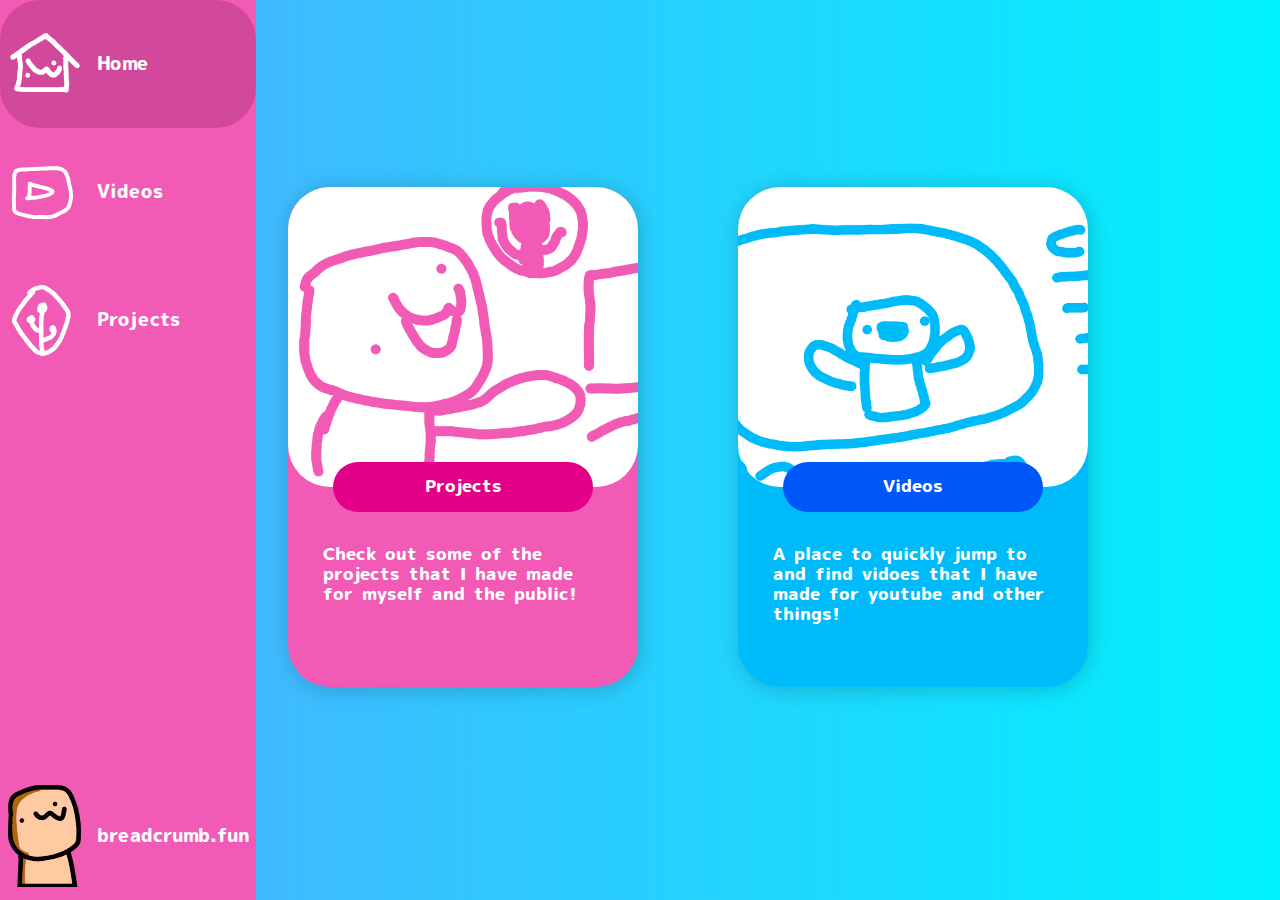
<file: index.html>
<!doctype html>
<html lang="en">
    <head>
        <title>breadcrumb.fun ~</title>
        <link rel="shortcut icon" href="./assets/svg/logo.svg"/>

        <meta charset="UTF-8" />
        <meta name="viewport" content="width=device-width, initial-scale=1.0" />
        <link rel="stylesheet" href="./assets/css/style.css" />
        <!--Gradients form https://webgradients.com/-->
        <link rel="stylesheet" href="./assets/css/webgradients.css" />

        <meta name="description" content="Let's take a look at my website today shall we? ~Breadcrumb" />

        <!-- Google / Search Engine Tags -->
        <meta itemprop="name" content="breadcrumb.fun ~" />
        <meta itemprop="description" content="Let's take a look at my website today shall we? ~Breadcrumb" />
        <meta itemprop="image" content="http://breadcrumb.fun/assets/breadcrumb.png" />

        <!-- Facebook Meta Tags -->
        <meta property="og:url" content="https://breadcrumb.fun" />
        <meta property="og:type" content="website" />
        <meta property="og:title" content="breadcrumb.fun ~" />
        <meta property="og:description" content="Let's take a look at my website today shall we? ~Breadcrumb" />
        <meta property="og:image" content="http://breadcrumb.fun/assets/breadcrumb.png" />

        <!-- Twitter Meta Tags -->
        <meta name="twitter:card" content="summary_large_image" />
        <meta name="twitter:title" content="breadcrumb.fun ~" />
        <meta name="twitter:description" content="Let's take a look at my website today shall we? ~Breadcrumb" />
        <meta name="twitter:image" content="http://breadcrumb.fun/assets/breadcrumb.png" />

        <!-- Meta Tags Generated via http://heymeta.com -->

        <!-- Discord Meta Tag (created with the help of GDColon)-->
        <meta property="og:title" content="breadcrumb.fun ~" />
        <meta property="og:type" content="website" />
        <meta property="og:description" content="Let's take a look at my website today shall we? ~Breadcrumb" />
        <meta name="og:image" itemprop="image/png" content="http://breadcrumb.fun/assets/breadcrumb.png" />
        <meta name="theme-color" content="#f15bb5" />
    </head>
    <body class="malibu_beach">
        <nav class="navbar">
            <ul class="nav-ul">
                <li class="nav-li">
                    <a href="index" class="nav-a">
                        <img src="./assets/svg/home.svg" alt="" class="nav-img">
                        <span class="nav-span">Home</span>
                    </a>
                </li>
                <li class="nav-li">
                    <a href="videos" class="nav-a">
                        <img src="./assets/svg/vids.svg" alt="" class="nav-img">
                        <span class="nav-span">Videos</span>
                    </a>
                </li>
                <li class="nav-li">
                    <a href="projects" class="nav-a">
                        <img src="./assets/svg/projects.svg" alt="" class="nav-img">
                        <span class="nav-span">Projects</span>
                    </a>
                </li>
                <li class="nav-li">
                    <a href="index" class="nav-a">
                        <img src="./assets/svg/logo.svg" alt="" class="nav-img">
                        <span class="nav-span">breadcrumb.fun</span>
                    </a>
                </li>
            </ul>
        </nav>
        <main>
            <h1>Home -</h1>

            <div class="card-container">
                <a href="projects">
                    <div class="card-one card-width">
                        <div class="card-img-one"></div>
                        <div class="card-btn card-btn-one">
                            <p>Projects</p>
                        </div>
                        <div class="card-content">
                            <p>Check out some of the projects that I have made for myself and the public!</p>
                        </div>
                    </div>
                </a>
                <a href="videos">
                    <div class="card-two card-width">
                        <div class="card-img-two"></div>
                        <div class="card-btn card-btn-two">
                            <p>Videos</p>
                        </div>
                        <div class="card-content">
                            <p>A place to quickly jump to and find vidoes that I have made for youtube and other things!</p>
                        </div>
                    </div>
                </a>
                <!-- <a href="rig-pack">
                    <div class="card-three card-width">
                        <div class="card-img-three"></div>
                        <div class="card-btn card-btn-three">
                            <p>Rig Pack</p>
                        </div>
                        <div class="card-content">
                            <p>This is where you can download the Breadcrumb Rig Pack!</p>
                        </div>
                    </div>
                </a>
            </div> -->

        </main>
    </body>
</html>
</file>
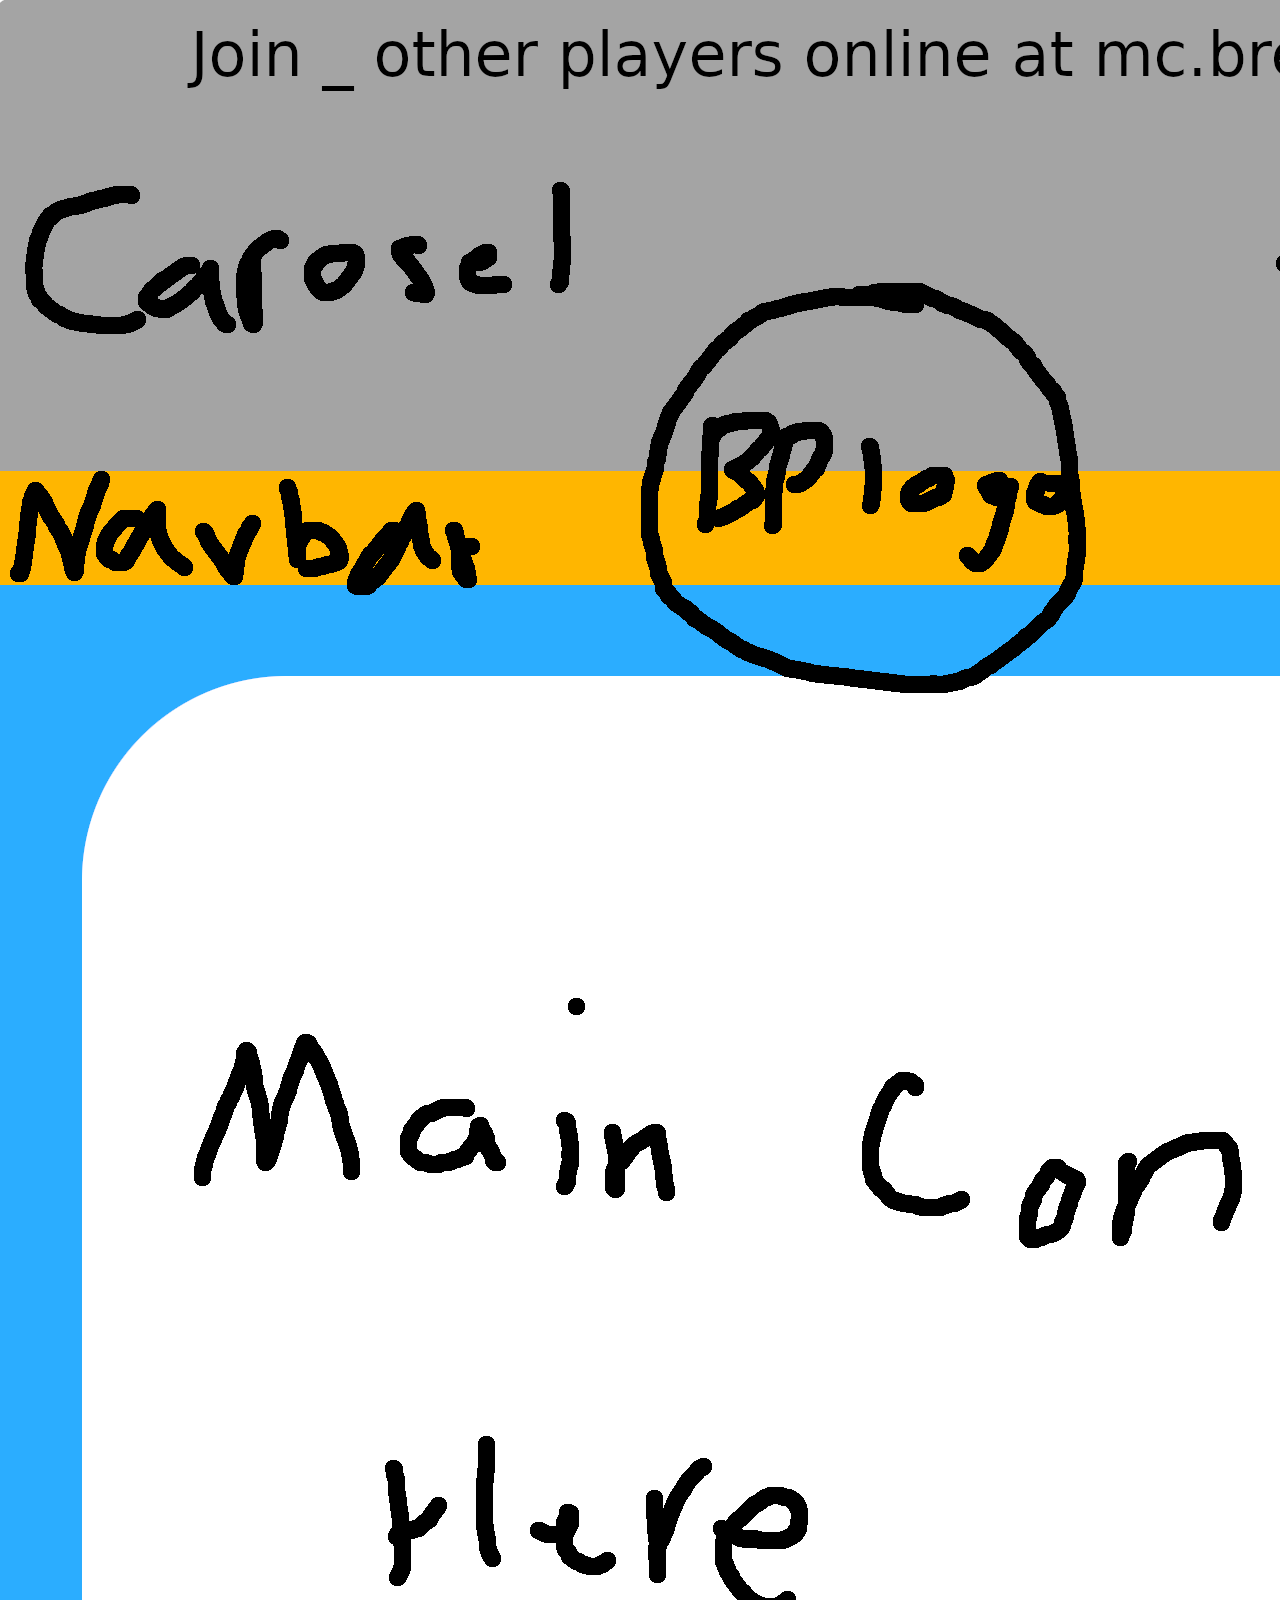
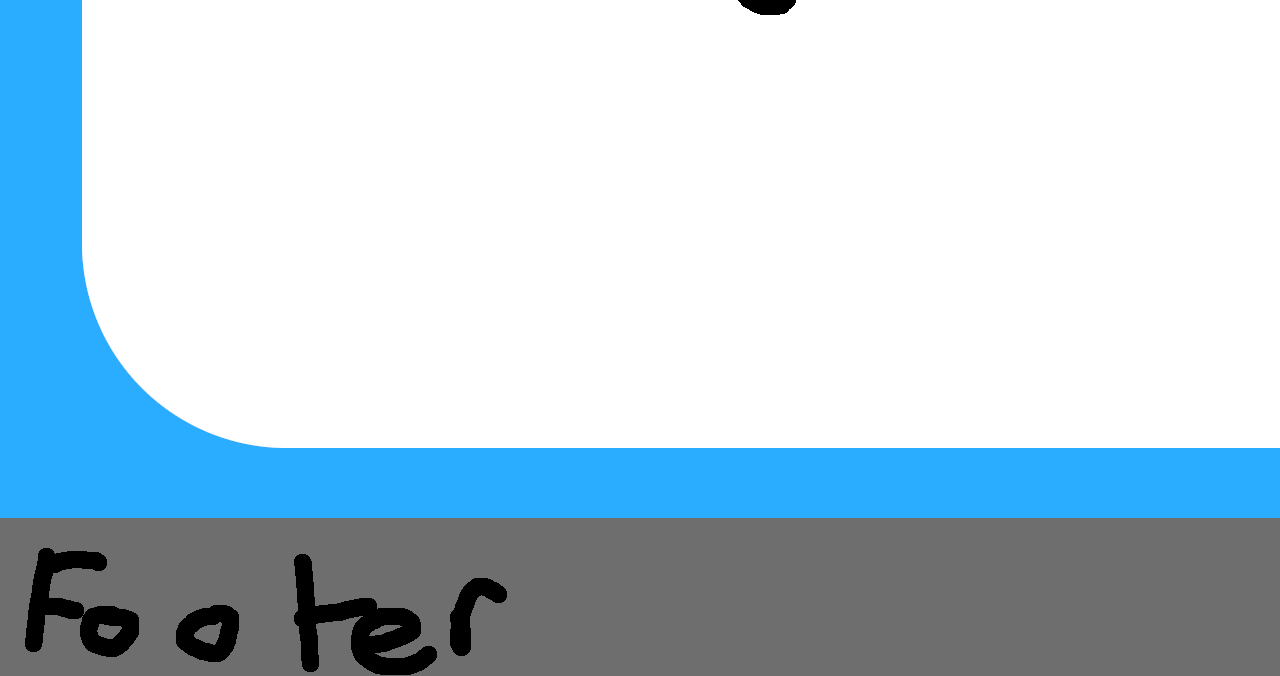
<file: breadpixel.html>
<!doctype html>
<html>
    <head>
        <link rel="shortcut icon" href="./assets/svg/logo.svg"/>

        <meta charset="UTF-8" />

        <meta name="description" content="Let's take a look at my website today shall we? ~Breadcrumb" />

        <!-- Google / Search Engine Tags -->
        <meta itemprop="name" content="breadcrumb.fun ~" />
        <meta itemprop="description" content="Let's take a look at my website today shall we? ~Breadcrumb" />
        <meta itemprop="image" content="http://breadcrumb.fun/assets/breadcrumb.png" />

        <!-- Facebook Meta Tags -->
        <meta property="og:url" content="https://breadcrumb.fun" />
        <meta property="og:type" content="website" />
        <meta property="og:title" content="breadcrumb.fun ~" />
        <meta property="og:description" content="Let's take a look at my website today shall we? ~Breadcrumb" />
        <meta property="og:image" content="http://breadcrumb.fun/assets/breadcrumb.png" />

        <!-- Twitter Meta Tags -->
        <meta name="twitter:card" content="summary_large_image" />
        <meta name="twitter:title" content="breadcrumb.fun ~" />
        <meta name="twitter:description" content="Let's take a look at my website today shall we? ~Breadcrumb" />
        <meta name="twitter:image" content="http://breadcrumb.fun/assets/breadcrumb.png" />

        <!-- Meta Tags Generated via http://heymeta.com -->

        <!-- Discord Meta Tag (created with the help of GDColon)-->
        <meta property="og:title" content="breadcrumb.fun ~" />
        <meta property="og:type" content="website" />
        <meta property="og:description" content="Let's take a look at my website today shall we? ~Breadcrumb" />
        <meta name="og:image" itemprop="image/png" content="http://breadcrumb.fun/assets/breadcrumb.png" />
        <meta name="theme-color" content="#f15bb5" />
        <title>lol</title>
        <style>
            html {
                margin: 0;
                padding: 0;
                width: 100%;
                height: 100%;
                background-image: url("assets/img/bp-template-idea.png");
            }
            h1 {
                display: none;
            }
        </style>
    </head>
    <body>
        <br>
        <br>
        <br>
        <br>
        <br>
        <br>
        <br>
        <br>
        <br>
        <br>
        <br>
        <br>
        <br>
        <br>
        <br>
        <br>
        <br>
        <br>
        <br>
        <br>
        <br>
        <br>
        <br>
        <br>
        <br>
        <br>
        <br>
        <br>
        <br>
        <br>
        <br>
        <br>
        <br>
        <br>
        <br>
        <br>
        <br>
        <br>
        <br>
        <br>
        <br>
        <br>
        <br>
        <br>
        <br>
        <br>
        <br>
        <br>
        <br>
        <br>
        <br>
        <br>
        <br>
        <br>
        <br>
        <br>
        <br>
        <br>
        <br>
        <br>
        <br>
        <br>
        <br>
        <br>
        <br>
        <br>
        <br>
        <br>
        <br>
        <br>
        <br>
        <br>
        <br>
        <br>
        <br>
        <br>
        <br>
        <br>
        <br>
        <br>
        <br>
        <br>
        <br>
        <br>
        <br>
        <br>
        <br>
        <br>
        <br>
        <br>
        <br>
        <br>
        <br>
        <br>
        <br>
        <br>
        <br>
        <br>
        <br>
        <br>
        <br>
        <br>        <br>
        <br>
        <br>
        <br>
        <br>
        <br>
        <br>
        <br>
        <br>
        <br>
        <br>
        <br>
        <br>
        <br>
        <br>
        <br>
        <br>
        <br>
        <br>
        <br>
        <br>
        <br>
        <br>
        <br>
        <!-- <h1>placeholder text. this is pushed all the way down and makes the page long</h1> -->
    </body>
</html>
</file>
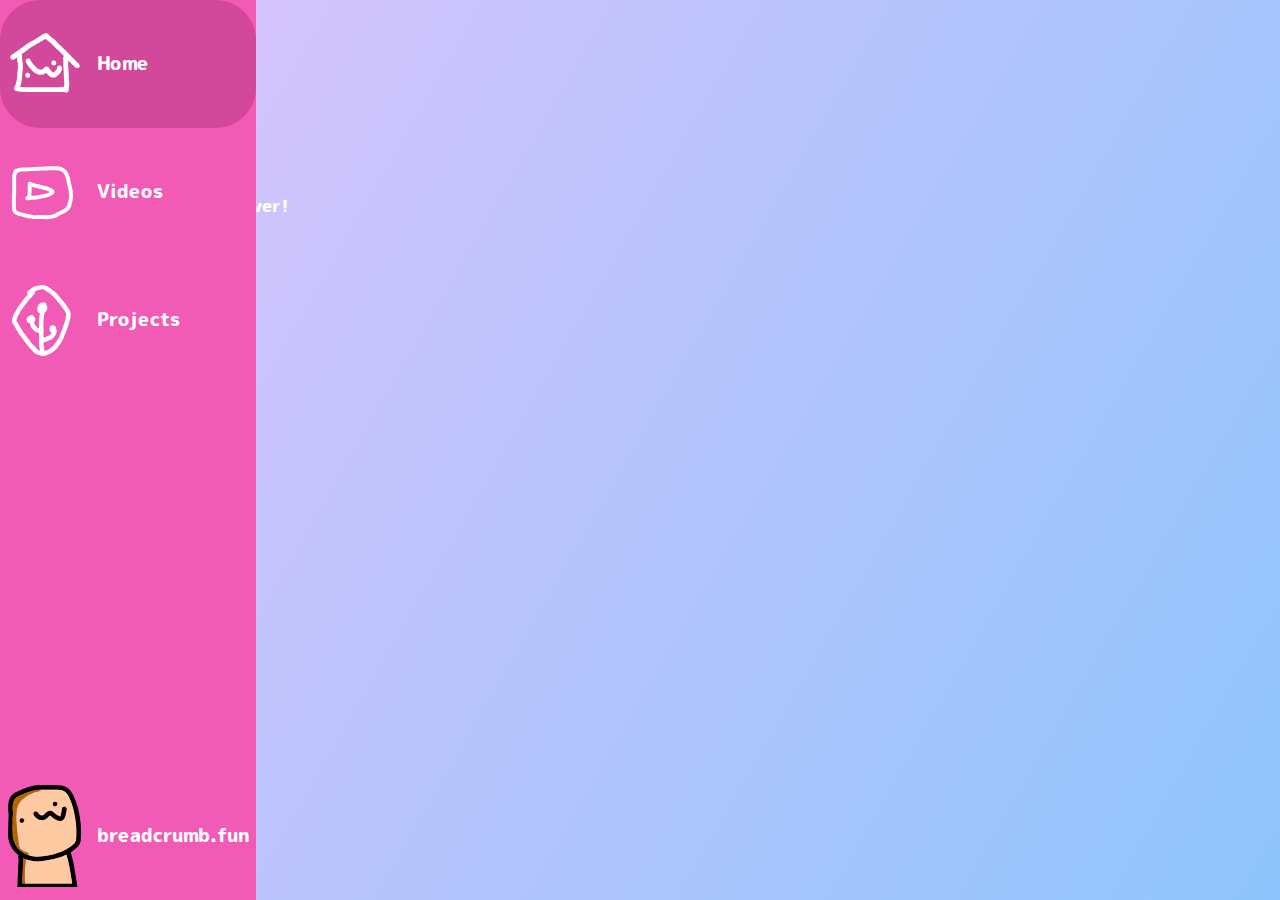
<file: links.html>
<!doctype html>
<html lang="en">
    <head>
        <title>breadcrumb.fun ~ Links</title>
        <link rel="shortcut icon" href="./assets/svg/logo.svg"/>

        <meta charset="UTF-8" />
        <meta name="viewport" content="width=device-width, initial-scale=1.0" />
        <link rel="stylesheet" href="./assets/css/style.css" />
        <!--Gradients form https://webgradients.com/-->
        <link rel="stylesheet" href="./assets/css/webgradients.css" />

        <meta name="description" content="Let's take a look at my website today shall we? ~Breadcrumb" />

        <!-- Google / Search Engine Tags -->
        <meta itemprop="name" content="breadcrumb.fun ~" />
        <meta itemprop="description" content="Let's take a look at my website today shall we? ~Breadcrumb" />
        <meta itemprop="image" content="http://breadcrumb.fun/assets/breadcrumb.png" />

        <!-- Facebook Meta Tags -->
        <meta property="og:url" content="https://breadcrumb.fun" />
        <meta property="og:type" content="website" />
        <meta property="og:title" content="breadcrumb.fun ~" />
        <meta property="og:description" content="Let's take a look at my website today shall we? ~Breadcrumb" />
        <meta property="og:image" content="http://breadcrumb.fun/assets/breadcrumb.png" />

        <!-- Twitter Meta Tags -->
        <meta name="twitter:card" content="summary_large_image" />
        <meta name="twitter:title" content="breadcrumb.fun ~" />
        <meta name="twitter:description" content="Let's take a look at my website today shall we? ~Breadcrumb" />
        <meta name="twitter:image" content="http://breadcrumb.fun/assets/breadcrumb.png" />

        <!-- Meta Tags Generated via http://heymeta.com -->

        <!-- Discord Meta Tag (created with the help of GDColon)-->
        <meta property="og:title" content="breadcrumb.fun ~" />
        <meta property="og:type" content="website" />
        <meta property="og:description" content="Let's take a look at my website today shall we? ~Breadcrumb" />
        <meta name="og:image" itemprop="image/png" content="http://breadcrumb.fun/assets/breadcrumb.png" />
        <meta name="theme-color" content="#f15bb5" />
    </head>
    <body class="deep_blue">
        <nav class="navbar">
            <ul class="nav-ul">
                <li class="nav-li">
                    <a href="index" class="nav-a">
                        <img src="./assets/svg/home.svg" alt="" class="nav-img">
                        <span class="nav-span">Home</span>
                    </a>
                </li>
                <li class="nav-li">
                    <a href="videos" class="nav-a">
                        <img src="./assets/svg/vids.svg" alt="" class="nav-img">
                        <span class="nav-span">Videos</span>
                    </a>
                </li>
                <li class="nav-li">
                    <a href="projects" class="nav-a">
                        <img src="./assets/svg/projects.svg" alt="" class="nav-img">
                        <span class="nav-span">Projects</span>
                    </a>
                </li>
                <li class="nav-li">
                    <a href="index" class="nav-a">
                        <img src="./assets/svg/logo.svg" alt="" class="nav-img">
                        <span class="nav-span">breadcrumb.fun</span>
                    </a>
                </li>
            </ul>
        </nav>
        <main>
            <h1>Links -</h1>
            <br>
            <br>
            <br>
            <br>
            <br>
            <p>My discord server!</p>
            <!--            iframe(src='https://discord.com/widget?id=727737671753007135&theme=dark', width='350', height='500', allowtransparency='true', frameborder='0', sandbox='allow-popups allow-popups-to-escape-sandbox allow-same-origin allow-scripts')-->
            <iframe src="https://discord.com/widget?id=727737671753007135&theme=dark" frameborder="0" width='350' height='500' allowtransparency='true' sandbox='allow-popups allow-popups-to-escape-sandbox allow-same-origin allow-scripts'></iframe>
        </main>
    </body>
</html>
</file>
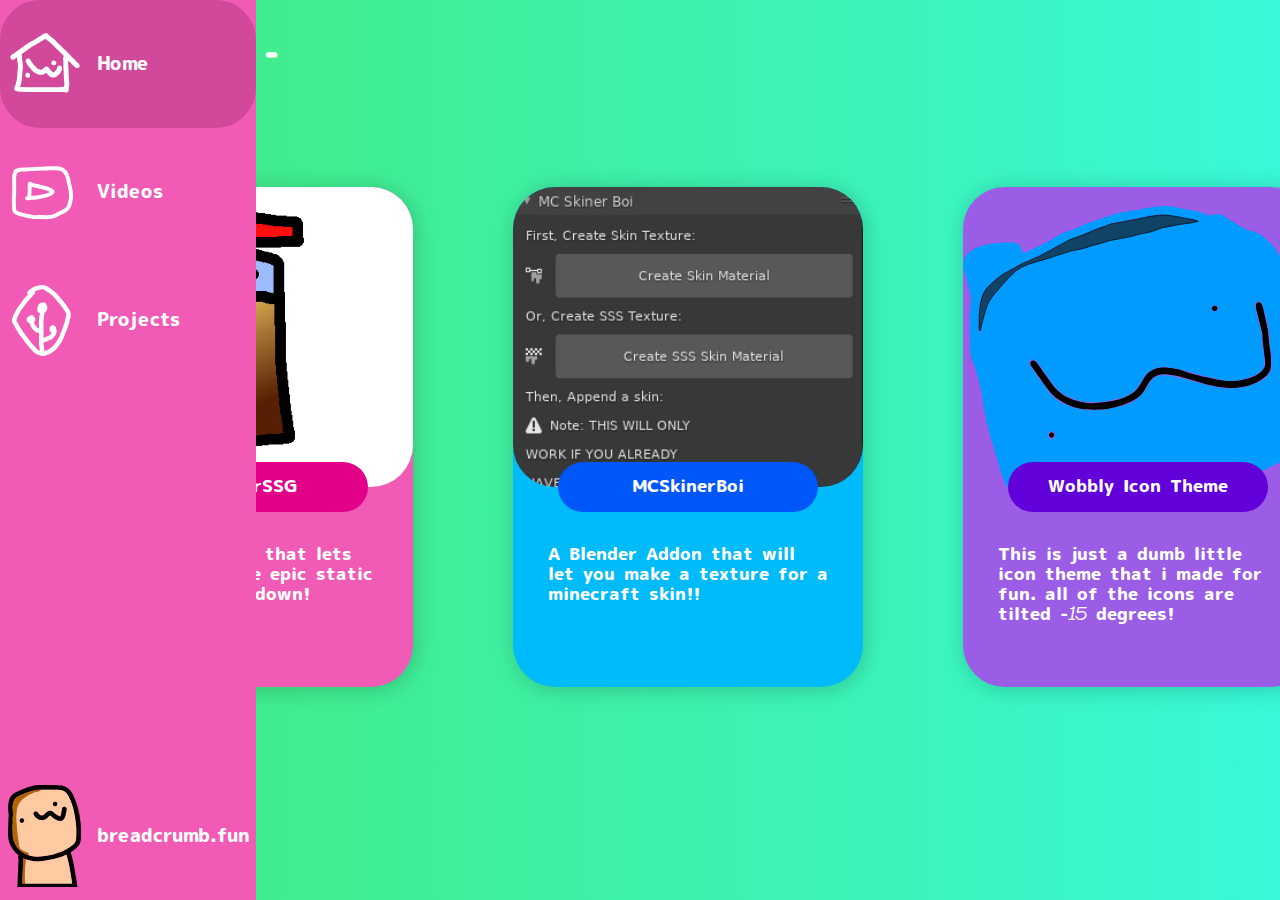
<file: projects.html>
<!doctype html>
<html lang="en">
    <head>
        <title>breadcrumb.fun ~ Projects</title>
        <link rel="shortcut icon" href="./assets/svg/logo.svg"/>

        <meta charset="UTF-8" />
        <meta name="viewport" content="width=device-width, initial-scale=1.0" />
        <link rel="stylesheet" href="./assets/css/style.css" />
        <!--Gradients form https://webgradients.com/-->
        <link rel="stylesheet" href="./assets/css/webgradients.css" />

        <meta name="description" content="Let's take a look at my website today shall we? ~Breadcrumb" />

        <!-- Google / Search Engine Tags -->
        <meta itemprop="name" content="breadcrumb.fun ~ links" />
        <meta itemprop="description" content="Let's take a look at my website today shall we? ~Breadcrumb" />
        <meta itemprop="image" content="http://breadcrumb.fun/assets/breadcrumb.png" />

        <!-- Facebook Meta Tags -->
        <meta property="og:url" content="https://breadcrumb.fun" />
        <meta property="og:type" content="website" />
        <meta property="og:title" content="breadcrumb.fun ~ links" />
        <meta property="og:description" content="Let's take a look at my website today shall we? ~Breadcrumb" />
        <meta property="og:image" content="http://breadcrumb.fun/assets/breadcrumb.png" />

        <!-- Twitter Meta Tags -->
        <meta name="twitter:card" content="summary_large_image" />
        <meta name="twitter:title" content="breadcrumb.fun ~ links" />
        <meta name="twitter:description" content="Let's take a look at my website today shall we? ~Breadcrumb" />
        <meta name="twitter:image" content="http://breadcrumb.fun/assets/breadcrumb.png" />

        <!-- Meta Tags Generated via http://heymeta.com -->

        <!-- Discord Meta Tag (created with the help of GDColon)-->
        <meta property="og:title" content="breadcrumb.fun ~ links" />
        <meta property="og:type" content="website" />
        <meta property="og:description" content="Let's take a look at my website today shall we? ~Breadcrumb" />
        <meta name="og:image" itemprop="image/png" content="http://breadcrumb.fun/assets/breadcrumb.png" />
        <meta name="theme-color" content="#f15bb5" />
    </head>
    <body class="new_life">
        <nav class="navbar">
            <ul class="nav-ul">
                <li class="nav-li">
                    <a href="index" class="nav-a">
                        <img src="./assets/svg/home.svg" alt="" class="nav-img">
                        <span class="nav-span">Home</span>
                    </a>
                </li>
                <li class="nav-li">
                    <a href="videos" class="nav-a">
                        <img src="./assets/svg/vids.svg" alt="" class="nav-img">
                        <span class="nav-span">Videos</span>
                    </a>
                </li>
                <li class="nav-li">
                    <a href="projects" class="nav-a">
                        <img src="./assets/svg/projects.svg" alt="" class="nav-img">
                        <span class="nav-span">Projects</span>
                    </a>
                </li>
                <li class="nav-li">
                    <a href="index" class="nav-a">
                        <img src="./assets/svg/logo.svg" alt="" class="nav-img">
                        <span class="nav-span">breadcrumb.fun</span>
                    </a>
                </li>
            </ul>
        </nav>
        <main>
            <h1>Projects -</h1>

            <div class="card-container">
                <a href="https://github.com/BreadcrumbIsTaken/RootbeerSSG">
                    <div class="card-one card-width">
                        <div class="card-img-rootbeer"></div>
                        <div class="card-btn card-btn-one">
                            <p>RootbeerSSG</p>
                        </div>
                        <div class="card-content">
                            <p>A python module that lets you easily create epic static blogs from markdown!</p>
                        </div>
                    </div>
                </a>
    
                <a href="https://github.com/BreadcrumbIsTaken/MCSkinerBoi">
                    <div class="card-two card-width">
                        <div class="card-img-mc"></div>
                        <div class="card-btn card-btn-two">
                            <p>MCSkinerBoi</p>
                        </div>
                        <div class="card-content">
                            <p>A Blender Addon that will let you make a texture for a minecraft skin!!</p>
                        </div>
                    </div>
                </a>

                <a href="https://github.com/BreadcrumbIsTaken/wobbly-icon-theme">
                    <div class="card-three card-width">
                        <div class="card-img-icon-theme"></div>
                        <div class="card-btn card-btn-three">
                            <p>Wobbly Icon Theme</p>
                        </div>
                        <div class="card-content">
                            <p>This is just a dumb little icon theme that i made for fun. all of the icons are tilted -15 degrees!</p>
                        </div>
                    </div>
                </a>

            </div>

        </main>
    </body>
</html>
</file>
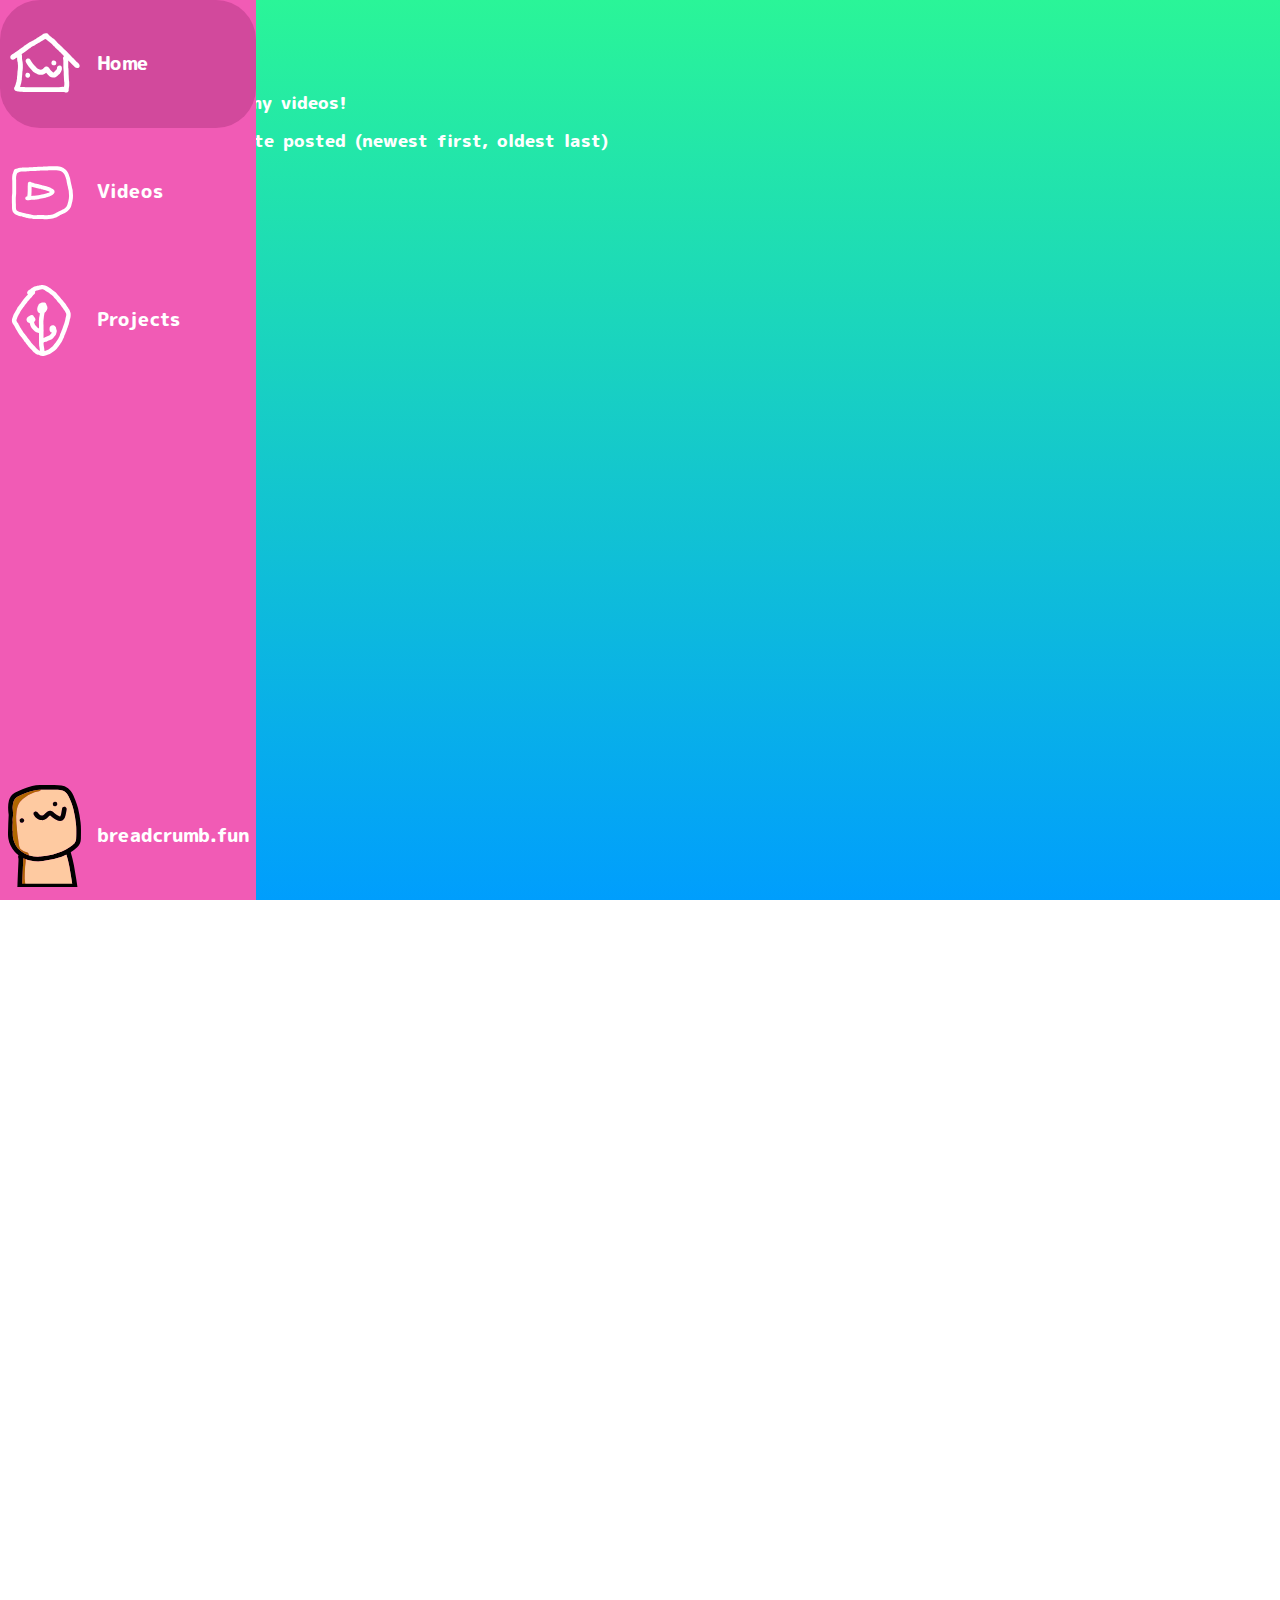
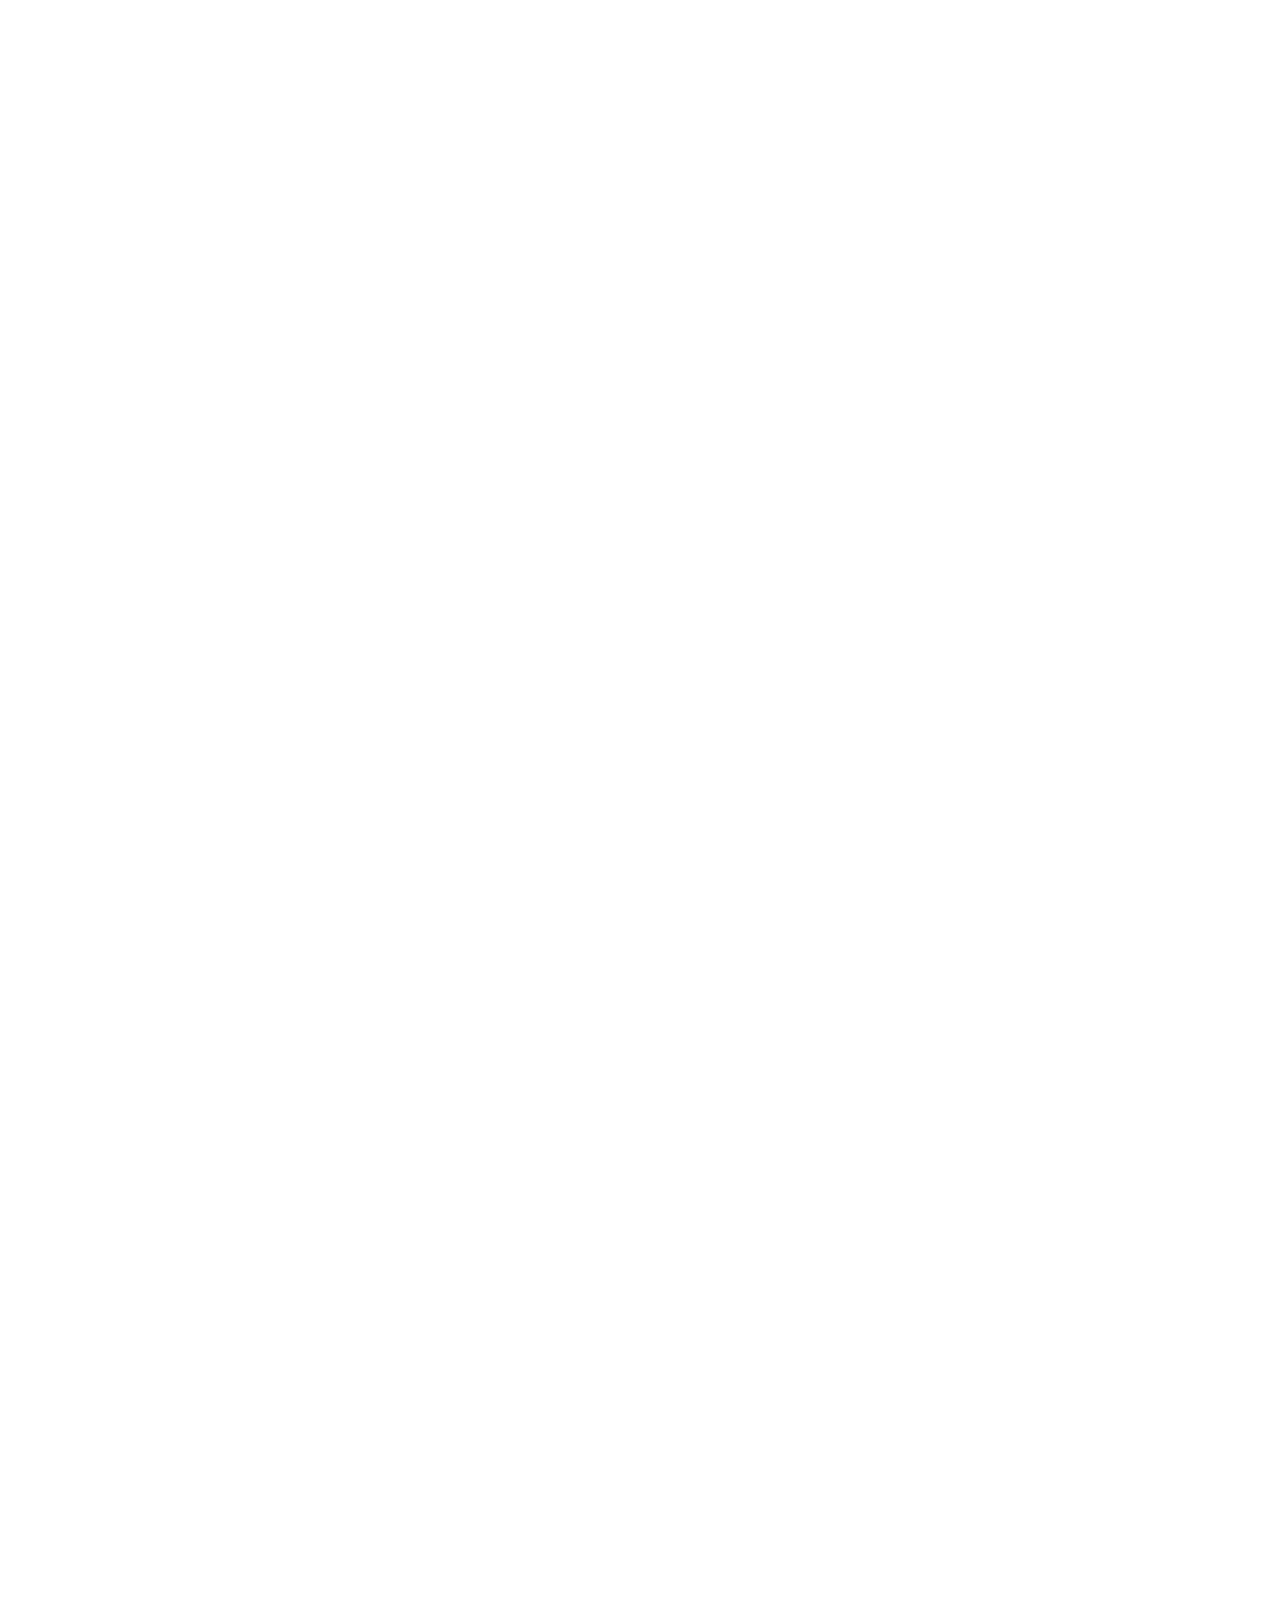
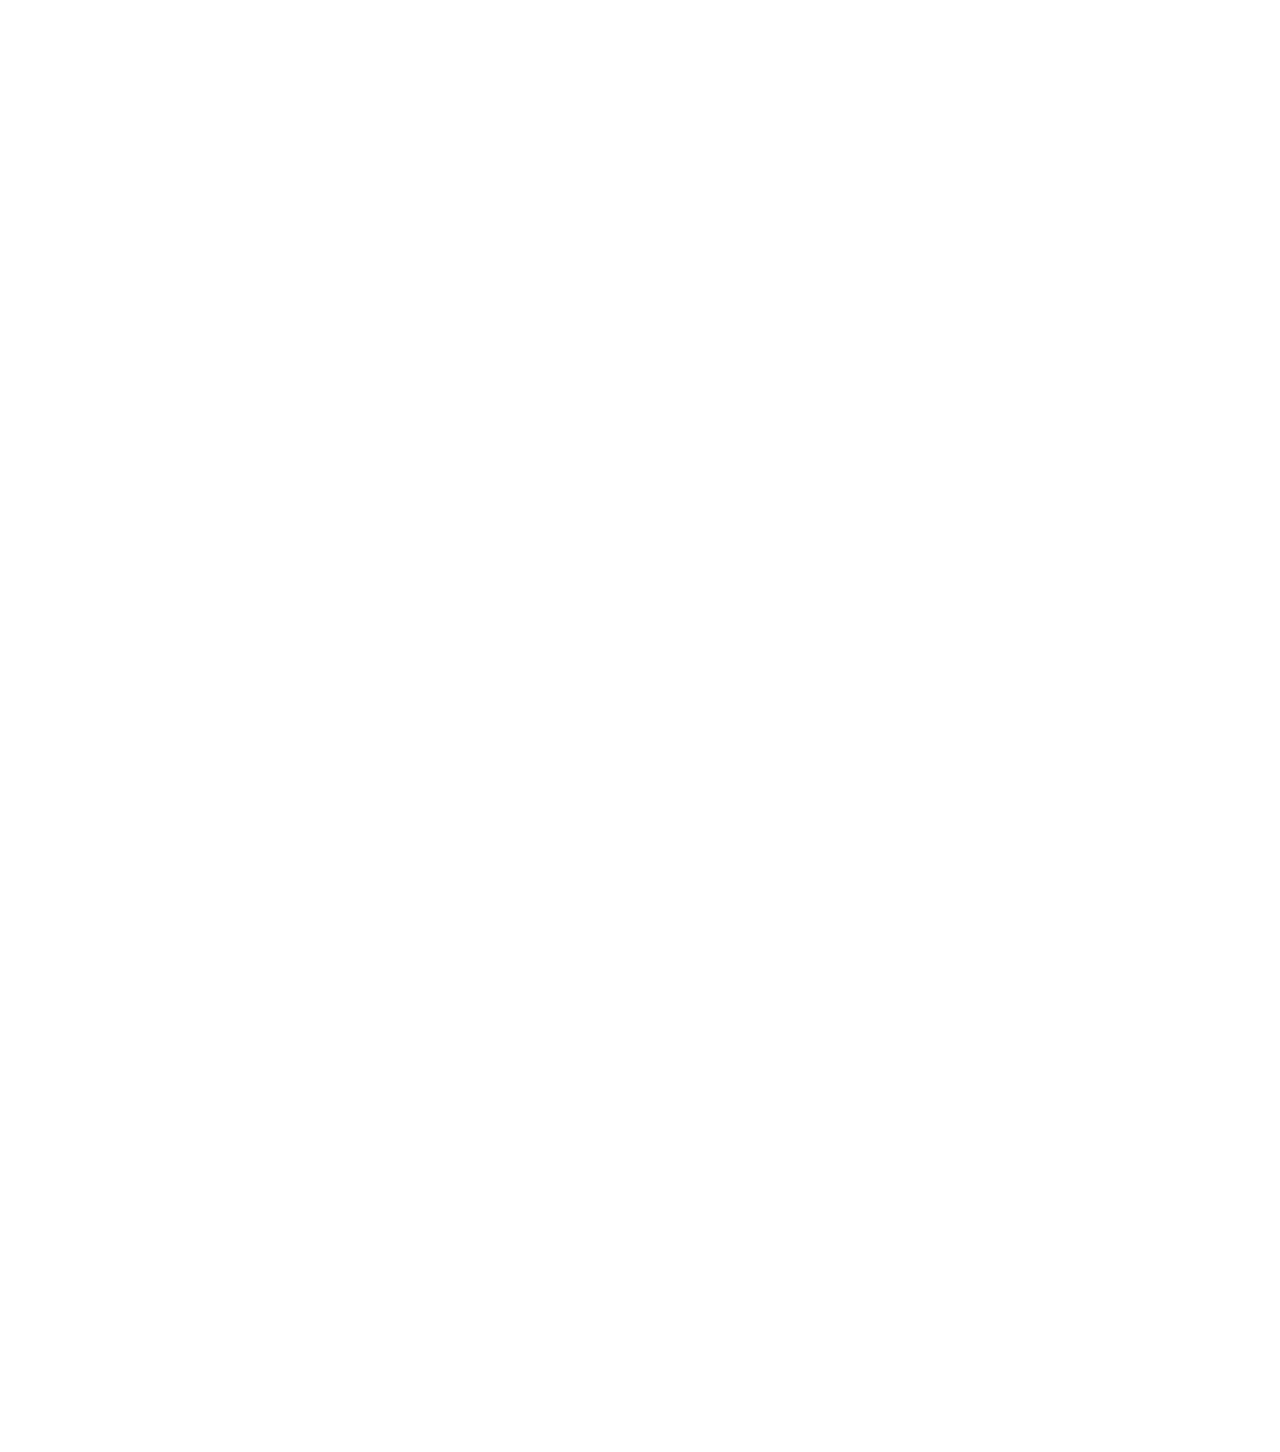
<file: videos.html>
<!doctype html>
<html lang="en">
    <head>
        <title>breadcrumb.fun ~ Videos</title>
        <link rel="shortcut icon" href="./assets/svg/logo.svg"/>

        <meta charset="UTF-8" />
        <meta name="viewport" content="width=device-width, initial-scale=1.0" />
        <link rel="stylesheet" href="./assets/css/style.css" />
        <!--Gradients form https://webgradients.com/-->
        <link rel="stylesheet" href="./assets/css/webgradients.css" />

        <meta name="description" content="Let's take a look at my website today shall we? ~Breadcrumb" />

        <!-- Google / Search Engine Tags -->
        <meta itemprop="name" content="breadcrumb.fun ~" />
        <meta itemprop="description" content="Let's take a look at my website today shall we? ~Breadcrumb" />
        <meta itemprop="image" content="http://breadcrumb.fun/assets/breadcrumb.png" />

        <!-- Facebook Meta Tags -->
        <meta property="og:url" content="https://breadcrumb.fun" />
        <meta property="og:type" content="website" />
        <meta property="og:title" content="breadcrumb.fun ~" />
        <meta property="og:description" content="Let's take a look at my website today shall we? ~Breadcrumb" />
        <meta property="og:image" content="http://breadcrumb.fun/assets/breadcrumb.png" />

        <!-- Twitter Meta Tags -->
        <meta name="twitter:card" content="summary_large_image" />
        <meta name="twitter:title" content="breadcrumb.fun ~" />
        <meta name="twitter:description" content="Let's take a look at my website today shall we? ~Breadcrumb" />
        <meta name="twitter:image" content="http://breadcrumb.fun/assets/breadcrumb.png" />

        <!-- Meta Tags Generated via http://heymeta.com -->

        <!-- Discord Meta Tag (created with the help of GDColon)-->
        <meta property="og:title" content="breadcrumb.fun ~" />
        <meta property="og:type" content="website" />
        <meta property="og:description" content="Let's take a look at my website today shall we? ~Breadcrumb" />
        <meta name="og:image" itemprop="image/png" content="http://breadcrumb.fun/assets/breadcrumb.png" />
        <meta name="theme-color" content="#f15bb5" />
    </head>
    <body class="videos_gradient">
        <nav class="navbar">
            <ul class="nav-ul">
                <li class="nav-li">
                    <a href="index" class="nav-a">
                        <img src="./assets/svg/home.svg" alt="" class="nav-img">
                        <span class="nav-span">Home</span>
                    </a>
                </li>
                <li class="nav-li">
                    <a href="videos" class="nav-a">
                        <img src="./assets/svg/vids.svg" alt="" class="nav-img">
                        <span class="nav-span">Videos</span>
                    </a>
                </li>
                <li class="nav-li">
                    <a href="projects" class="nav-a">
                        <img src="./assets/svg/projects.svg" alt="" class="nav-img">
                        <span class="nav-span">Projects</span>
                    </a>
                </li>
                <li class="nav-li">
                    <a href="index" class="nav-a">
                        <img src="./assets/svg/logo.svg" alt="" class="nav-img">
                        <span class="nav-span">breadcrumb.fun</span>
                    </a>
                </li>
            </ul>
        </nav>
        <main>
            <h1>Videos -</h1>
            <p>Check out all my videos!</p>
            <p>Listed from date posted (newest first, oldest last)</p>

            <iframe width="560" height="315" src="https://www.youtube-nocookie.com/embed/d0BRRIlsEn8" title="YouTube video player" frameborder="0" allow="accelerometer; autoplay; clipboard-write; encrypted-media; gyroscope; picture-in-picture" allowfullscreen></iframe>
            <iframe width="560" height="315" src="https://www.youtube-nocookie.com/embed/XW6vioVYuf0" title="YouTube video player" frameborder="0" allow="accelerometer; autoplay; clipboard-write; encrypted-media; gyroscope; picture-in-picture" allowfullscreen></iframe>
            <iframe width="560" height="315" src="https://www.youtube-nocookie.com/embed/hZdOHJpURB8" title="YouTube video player" frameborder="0" allow="accelerometer; autoplay; clipboard-write; encrypted-media; gyroscope; picture-in-picture" allowfullscreen></iframe>
            
            <iframe width="560" height="315" src="https://www.youtube-nocookie.com/embed/ZsH8RLDl1I8" title="YouTube video player" frameborder="0" allow="accelerometer; autoplay; clipboard-write; encrypted-media; gyroscope; picture-in-picture" allowfullscreen></iframe>
            <iframe width="560" height="315" src="https://www.youtube-nocookie.com/embed/lM5O8F_dzVc" title="YouTube video player" frameborder="0" allow="accelerometer; autoplay; clipboard-write; encrypted-media; gyroscope; picture-in-picture" allowfullscreen></iframe>
            <iframe width="560" height="315" src="https://www.youtube-nocookie.com/embed/GTl2gSGLwqw" title="YouTube video player" frameborder="0" allow="accelerometer; autoplay; clipboard-write; encrypted-media; gyroscope; picture-in-picture" allowfullscreen></iframe>
            
            <iframe width="560" height="315" src="https://www.youtube-nocookie.com/embed/hIwWE68lpWY" title="YouTube video player" frameborder="0" allow="accelerometer; autoplay; clipboard-write; encrypted-media; gyroscope; picture-in-picture" allowfullscreen></iframe>
            <iframe width="560" height="315" src="https://www.youtube-nocookie.com/embed/TugQr6Y6lEw" title="YouTube video player" frameborder="0" allow="accelerometer; autoplay; clipboard-write; encrypted-media; gyroscope; picture-in-picture" allowfullscreen></iframe>
            <iframe width="560" height="315" src="https://www.youtube-nocookie.com/embed/nJlZSSAixHE" title="YouTube video player" frameborder="0" allow="accelerometer; autoplay; clipboard-write; encrypted-media; gyroscope; picture-in-picture" allowfullscreen></iframe>
            
            <iframe width="560" height="315" src="https://www.youtube-nocookie.com/embed/0FR88QgqpdQ" title="YouTube video player" frameborder="0" allow="accelerometer; autoplay; clipboard-write; encrypted-media; gyroscope; picture-in-picture" allowfullscreen></iframe>
            <iframe width="560" height="315" src="https://www.youtube-nocookie.com/embed/4pZH8hhz2YM" title="YouTube video player" frameborder="0" allow="accelerometer; autoplay; clipboard-write; encrypted-media; gyroscope; picture-in-picture" allowfullscreen></iframe>
            <iframe width="560" height="315" src="https://www.youtube-nocookie.com/embed/DEJFn6eeQb8" title="YouTube video player" frameborder="0" allow="accelerometer; autoplay; clipboard-write; encrypted-media; gyroscope; picture-in-picture" allowfullscreen></iframe>
            
            <iframe width="560" height="315" src="https://www.youtube-nocookie.com/embed/HqxwV9cr9zU" title="YouTube video player" frameborder="0" allow="accelerometer; autoplay; clipboard-write; encrypted-media; gyroscope; picture-in-picture" allowfullscreen></iframe>
            <iframe width="560" height="315" src="https://www.youtube-nocookie.com/embed/1sG2Klxo8mY" title="YouTube video player" frameborder="0" allow="accelerometer; autoplay; clipboard-write; encrypted-media; gyroscope; picture-in-picture" allowfullscreen></iframe>
            <iframe width="560" height="315" src="https://www.youtube-nocookie.com/embed/R060E0LF-pE" title="YouTube video player" frameborder="0" allow="accelerometer; autoplay; clipboard-write; encrypted-media; gyroscope; picture-in-picture" allowfullscreen></iframe>
            
            <iframe width="560" height="315" src="https://www.youtube-nocookie.com/embed/ELSHw-7sm-c" title="YouTube video player" frameborder="0" allow="accelerometer; autoplay; clipboard-write; encrypted-media; gyroscope; picture-in-picture" allowfullscreen></iframe>
            <iframe width="560" height="315" src="https://www.youtube-nocookie.com/embed/5q85M4x6Ci0" title="YouTube video player" frameborder="0" allow="accelerometer; autoplay; clipboard-write; encrypted-media; gyroscope; picture-in-picture" allowfullscreen></iframe>
            <iframe width="560" height="315" src="https://www.youtube-nocookie.com/embed/rhFylKyIQIE" title="YouTube video player" frameborder="0" allow="accelerometer; autoplay; clipboard-write; encrypted-media; gyroscope; picture-in-picture" allowfullscreen></iframe>
            
            <iframe width="560" height="315" src="https://www.youtube-nocookie.com/embed/YZjCIdkck90" title="YouTube video player" frameborder="0" allow="accelerometer; autoplay; clipboard-write; encrypted-media; gyroscope; picture-in-picture" allowfullscreen></iframe>
            <iframe width="560" height="315" src="https://www.youtube-nocookie.com/embed/sWE7QFSnHBU" title="YouTube video player" frameborder="0" allow="accelerometer; autoplay; clipboard-write; encrypted-media; gyroscope; picture-in-picture" allowfullscreen></iframe>
            <iframe width="560" height="315" src="https://www.youtube-nocookie.com/embed/EVy9onEiFVQ" title="YouTube video player" frameborder="0" allow="accelerometer; autoplay; clipboard-write; encrypted-media; gyroscope; picture-in-picture" allowfullscreen></iframe>
            
            <iframe width="560" height="315" src="https://www.youtube-nocookie.com/embed/14z-Hie5Lag" title="YouTube video player" frameborder="0" allow="accelerometer; autoplay; clipboard-write; encrypted-media; gyroscope; picture-in-picture" allowfullscreen></iframe>
            <iframe width="560" height="315" src="https://www.youtube-nocookie.com/embed/gmnR8JFDnuE" title="YouTube video player" frameborder="0" allow="accelerometer; autoplay; clipboard-write; encrypted-media; gyroscope; picture-in-picture" allowfullscreen></iframe>
            <iframe width="560" height="315" src="https://www.youtube-nocookie.com/embed/obiofkOEr78" title="YouTube video player" frameborder="0" allow="accelerometer; autoplay; clipboard-write; encrypted-media; gyroscope; picture-in-picture" allowfullscreen></iframe>
            
            <iframe width="560" height="315" src="https://www.youtube-nocookie.com/embed/YmEFhtCVCOc" title="YouTube video player" frameborder="0" allow="accelerometer; autoplay; clipboard-write; encrypted-media; gyroscope; picture-in-picture" allowfullscreen></iframe>
            <iframe width="560" height="315" src="https://www.youtube-nocookie.com/embed/iRDhsr8n0Ns" title="YouTube video player" frameborder="0" allow="accelerometer; autoplay; clipboard-write; encrypted-media; gyroscope; picture-in-picture" allowfullscreen></iframe>
            <iframe width="560" height="315" src="https://www.youtube-nocookie.com/embed/g--UL8l_MxE" title="YouTube video player" frameborder="0" allow="accelerometer; autoplay; clipboard-write; encrypted-media; gyroscope; picture-in-picture" allowfullscreen></iframe>
        </main>
    </body>
</html>
</file>
<file: assets/css/style.css>
@font-face {
    src: url(../font/fm.ttf);
    font-family: FairyMuffin;
}

html, body {
    -webkit-background-size: cover;
    -moz-background-size: cover;
    -o-background-size: cover;
    background-size: cover;
    background-repeat: no-repeat;
    background-attachment: fixed;
    background-position: center;
    height: 100%;
}

body {
    margin: 0;
    padding: 0;
    color: white;
    font-family: FairyMuffin;
}

body::-webkit-scrollbar {
    width: .95rem;
    scrollbar-arrow-color: transparent;
}

body::-webkit-scrollbar-track {
    background: white;
}

body::-webkit-scrollbar-thumb {
    background: #F15BB5;
    border-radius: 40px;
}

main {
    margin-left: 6rem;
    padding: 1rem;
}

p {
    font-size: large;
}

a {
    text-decoration: none;
    color: white;
}

#fog {
    width: 100%;
    height: 100%;
}

.four-o-four-page {
    text-align: center;
    font-family: FairyMuffin;
    padding-top: 300px;
    color: #fff;
}

.custom-button-thingie {
	background-color:#009bd4;
	-webkit-border-radius:42px;
	-moz-border-radius:42px;
    border-radius:42px;
    border-style: none;
	display:inline-block;
	cursor:pointer;
	color:#ffffff;
	font-size:17px;
	padding:16px 31px;
	text-decoration:none;
    text-shadow:0px 1px 0px #2f6627;
    font-family: Inter;
}
.custom-button-thingie:hover {
	background-color:#5cbf2a;
}
.custom-button-thingie:active {
	position:relative;
	top:1px;
}

.scream-breadcrumb {

    transform: scale(0.9);
    cursor: pointer;
    user-select: none;
    -webkit-user-select: none;
    -webkit-user-drag: none;
    -webkit-tap-highlight-color: rgba(255, 255, 255, 0); 
    -moz-user-drag: none;
    -moz-user-select: none;
    height: 189px;
    width: 189px;

}

/* im sorry colon but i took your code. Credit goes to GDColon. https://gdcolon.com/ */

.scream-breadcrumb:hover {

    animation: brrr 0.2s;
    animation-iteration-count: infinite;

}

.scream-breadcrumb:active, .hell {

    animation: hyperbrrr 0.1s !important;
    animation-iteration-count: infinite !important;
    filter: saturate(500%) blur(1.2px) !important;

}

@keyframes brrr {

    0% { transform: translate(1px, 1px) rotate(0deg); }
    10% { transform: translate(-1px, -2px) rotate(-1deg); }
    20% { transform: translate(-3px, 0px) rotate(1deg); }
    30% { transform: translate(3px, 2px) rotate(0deg); }
    40% { transform: translate(1px, -1px) rotate(1deg); }
    50% { transform: translate(-1px, 2px) rotate(-1deg); }
    60% { transform: translate(-3px, 1px) rotate(0deg); }
    70% { transform: translate(3px, 1px) rotate(-1deg); }
    80% { transform: translate(-1px, -1px) rotate(1deg); }
    90% { transform: translate(1px, 2px) rotate(0deg); }
    100% { transform: translate(1px, -2px) rotate(-1deg); }

}

@keyframes hyperbrrr {

    0% { transform: scale(1.2) translate(4px, 2px) rotate(0deg); }
    10% { transform: scale(1.2) translate(-4px, -4px) rotate(-3deg); }
    20% { transform: scale(1.2) translate(-12, 0px) rotate(3deg); }
    30% { transform: scale(1.2) translate(12, 4px) rotate(0deg); }
    40% { transform: scale(1.2) translate(4px, -4px) rotate(3deg); }
    50% { transform: scale(1.2) translate(-4px, 4px) rotate(-3deg); }
    60% { transform: scale(1.2) translate(-12, 2px) rotate(0deg); }
    70% { transform: scale(1.2) translate(12, 2px) rotate(-3deg); }
    80% { transform: scale(1.2) translate(-4px, -4px) rotate(3deg); }
    90% { transform: scale(1.2) translate(4px, 4px) rotate(0deg); }
    100% { transform: scale(1.2) translate(4px, -4px) rotate(-3deg); }

}

/* navbar */

.navbar {
    position: fixed;
    background-color: #F15BB5;
    transition: 200ms ease;
    z-index: 50;
}

.nav-ul {
    list-style: none;
    padding: 0;
    margin: 0;
    display: flex;
    flex-direction: column;
    align-items: center;
    height: 100%;
}

.nav-li {
    width: 100%;
    transition: .3s;
}

.nav-li:last-child {
    margin-top: auto;
    transition: .3s;
}

.nav-a {
    display: flex;
    align-items: center;
    height: 5rem;
    text-decoration: none;
    color: white;
    transition: 600ms;
    padding-bottom: 1.5rem;
    padding-top: 1.5rem;
    padding-left: .5rem;
}

.nav-span {
    display: none;
    margin-left: 1rem;
    font-size: larger;
    transition: .3s;
}

.nav-img {
    width: 73px;
    height: auto;
    transform: rotate(0deg);
    transition: 600ms;
}

/* end navbar */

/* cards */

.card-container {
    display: flex;
    justify-content: center;
    margin-top: 65px;
}

.card-width {
    width: 350px;
    margin: 50px;
    border-radius: 42px;
    box-shadow: 2px 2px 22px rgba(0, 0, 0, 0.2);
    transition: .3s box-shadow, .3s margin-top ease-in-out;
}

.card-width:hover {
    box-shadow: 2px 12px 32px rgba(0, 0, 0, 0.5);
    margin-top: 30px;
    cursor: pointer;
}

.card-img-one {
    width: 350px;
    height: 300px;
    border-radius: 42px;
    background: url('../img/projectscard.png') no-repeat;
    background-size: 135%;
    background-position-y: 100%;
    background-position-x: 30%;
}

.card-one {
    height: 500px;
    background-color: #f15bb5;
}

.card-btn {
    display: flex;
    width: 260px;
    height: 50px;
    border-radius: 50px;
    margin: 0 auto;
    margin-top: -25px;
    font-size: 30px;
    justify-content: center;
    align-items: center;
    color: white;
}

.card-btn-one {
    background-color: #e20088;
}

.card-two {
    height: 500px;
    background-color: #00bbf9;
}

.card-img-two {
    width: 350px;
    height: 300px;
    border-radius: 42px;
    background: url('../img/videoscard.png') no-repeat;
    background-size: 130%;
    background-position-y: 0%;
    background-position-x: 60%;
}

.card-btn-two {
    background-color: #0057f9;
}

.card-three {
    height: 500px;
    background-color: #9b5de5;
}

.card-img-three {
    width: 350px;
    height: 300px;
    border-radius: 42px;
    background: url('../img/rigpackcard.png') no-repeat;
    background-size: 140%;
    background-position-y: 100%;
    background-position-x: 68%;
}

.card-btn-three {
    background-color: #6200da;
}

.card-content {

    padding: 15px 35px;
    font-size: 16px;
    font-family: FairyMuffin;

}

.card-img-rootbeer {
    width: 350px;
    height: 300px;
    border-radius: 42px;
    background: url('../img/rootbeer-logo.png') no-repeat;
    background-size: 300%;
    background-position-y: 50%;
    background-position-x: 100%;
}

.card-img-mc {
    width: 350px;
    height: 300px;
    border-radius: 42px;
    background: url('../img/mc-skiner-boi.png') no-repeat;
    background-size: 100%;
    background-position-y: 0%;
    background-position-x: 100%;
}

.card-img-icon-theme {
    width: 350px;
    height: 300px;
    border-radius: 42px;
    background: url('../img/wobbly.svg') no-repeat;
    background-size: 100%;
    background-position-y: 0%;
    background-position-x: 100%;
}

/* end cards */

/* media querys *

/* smaller screens */
@media only screen and (max-width: 768px) {
    .navbar {
        bottom: 0;
        width: 100vw;
        height: 5rem;
    }

    .nav-ul {
        flex-direction: row;
    }

    .nav-span {
        justify-content: center;
    }

    main {
        margin: 0;
    }

    .index {
        background-size: cover;
        background: linear-gradient(#0B8BFF, #2fecde) no-repeat;
    }

    .card-container {
        flex-direction: column;
        justify-content: center;
        margin: 0 auto;
    }

    .card-width {
        margin: 0 auto;
        margin-top: 25px;
    }

    .card-width:hover {
        box-shadow: 2px 12px 32px rgba(0, 0, 0, 0.5);
        cursor: pointer;
    }
}

/* larger screens */
@media only screen and (min-width: 992px) {
    .navbar {
        top: 0;
        width: 6rem;
        height: 100vh;
    }

    .navbar:hover {
        width: 16rem;
    }

    .navbar:hover .nav-span {
        display: block;
        transition: .3s;
    }

    .nav-li:hover {
        background-color: #d2499c;
        transition: .3s;
        border-radius: 40px;
    }

    .navbar:hover .nav-img {
        transform: rotate(-360deg);
    }
}
</file>
<file: assets/css/webgradients.css>
/* GRADIENTS BY https://webgradients.com */


/* 016 Deep Blue */
.deep_blue{
    background-image: linear-gradient(120deg, #e0c3fc 0%, #8ec5fc 100%);
} 

/* 019 Malibu Beach */
.malibu_beach{
    background-image: linear-gradient(to right, #4facfe 0%, #00f2fe 100%);
}

/* 020 New Life */
.new_life{
    background-image: linear-gradient(to right, #43e97b 0%, #38f9d7 100%);
} 

.videos_gradient {
    background-image: linear-gradient(180deg, #2af598 0%, #009efd 100%);
}
</file>
